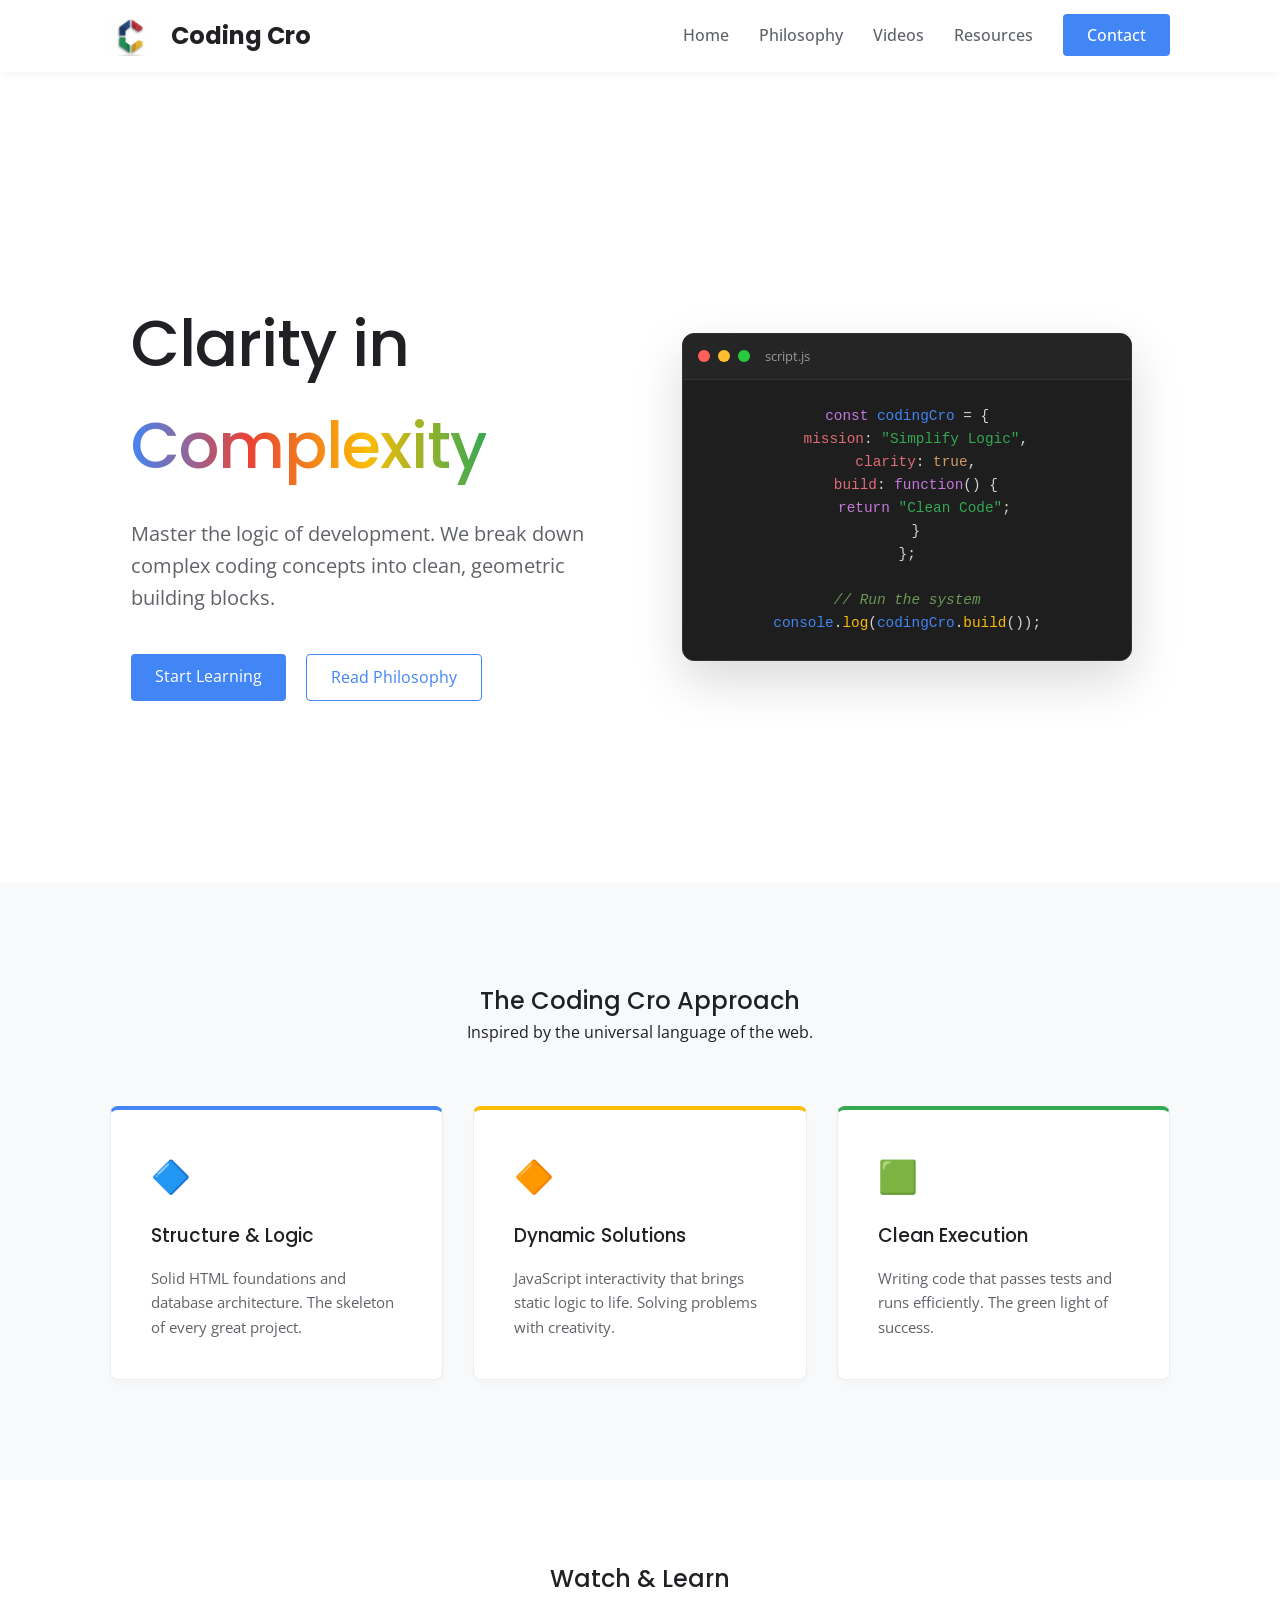
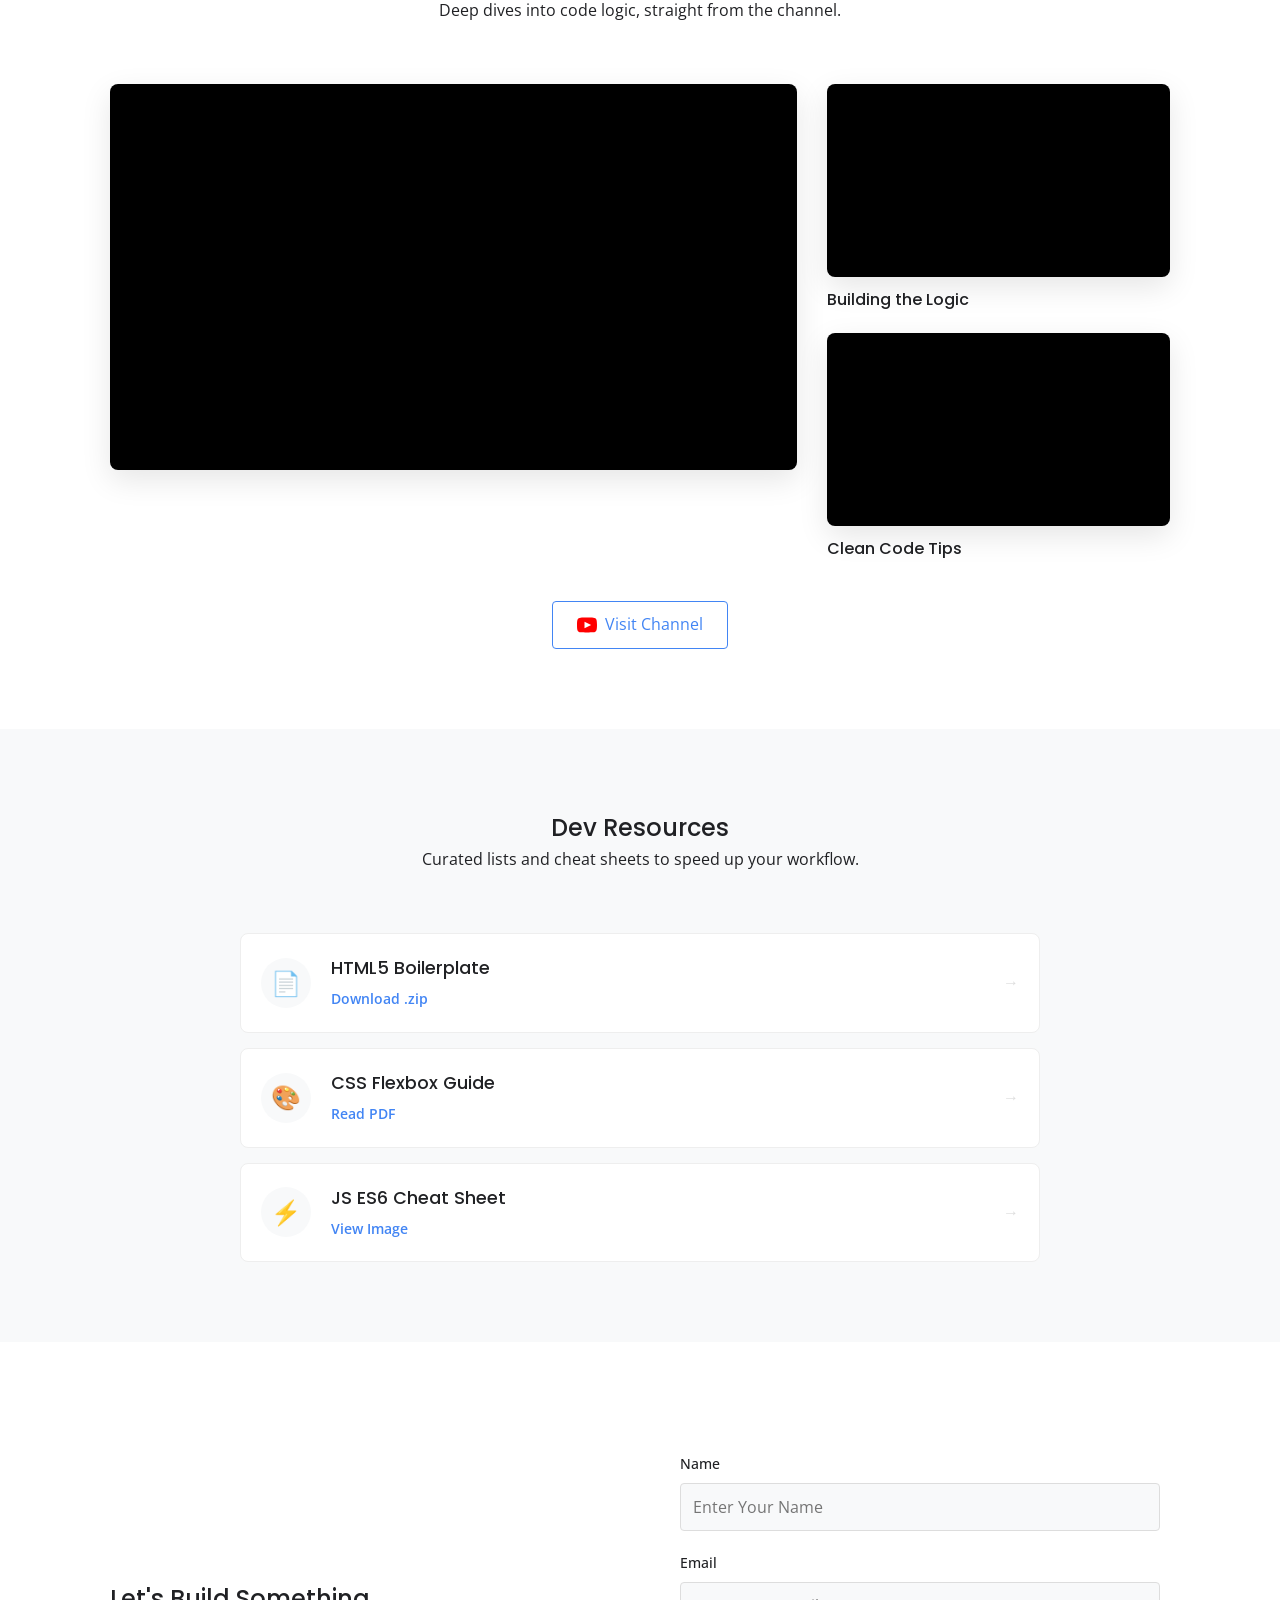
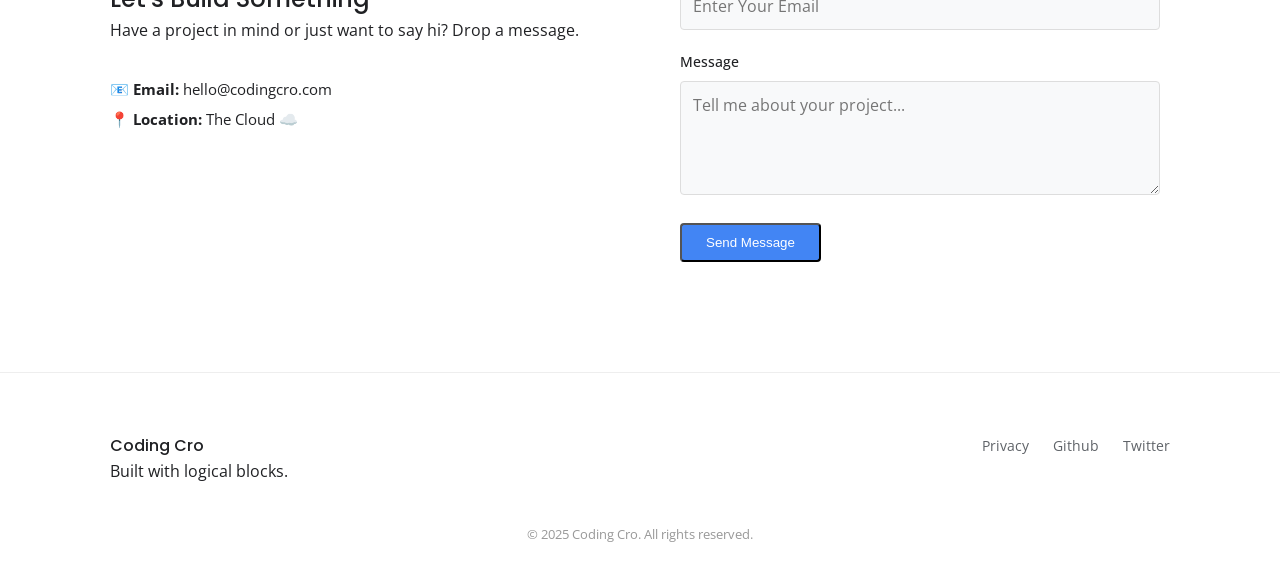
<file: index.html>
<!DOCTYPE html>
<html lang="en">
<head>
    <meta charset="UTF-8">
    <meta name="viewport" content="width=device-width, initial-scale=1.0">
    <meta name="description" content="Coding Cro - Clarity in Complexity. A resource for clean, logical code.">
    <title>Coding Cro | Clarity in Complexity</title>
    
    <link rel="preconnect" href="https://fonts.googleapis.com">
    <link rel="preconnect" href="https://fonts.gstatic.com" crossorigin>
    <link href="https://fonts.googleapis.com/css2?family=Open+Sans:wght@400;600&family=Poppins:wght@500;700&display=swap" rel="stylesheet">
     <link rel="icon" type="image/png" href="assets/logo.png">
    <link rel="stylesheet" href="styles.css">
</head>
<body>

    <nav class="navbar">
        <div class="container">
            <a href="#" class="logo">
                <img src="assets/logo.png" alt="Coding Cro Logo" class="logo-img">
                <span class="logo-text">Coding Cro</span>
            </a>
            
            <div class="hamburger">
                <span class="bar"></span>
                <span class="bar"></span>
                <span class="bar"></span>
            </div>

            <ul class="nav-links">
                <li><a href="#home">Home</a></li>
                <li><a href="#about">Philosophy</a></li>
                <li><a href="#videos">Videos</a></li>
                <li><a href="#resources">Resources</a></li>
                <li><a href="#contact" class="btn-primary">Contact</a></li>
            </ul>
        </div>
    </nav>
            

    <header id="home" class="hero">
    <div class="container hero-split">
        
        <div class="hero-text">
            <h1>Clarity in <span class="highlight-multi">Complexity</span></h1>
            <p class="hero-subtext">
                Master the logic of development. We break down complex coding concepts into clean, geometric building blocks.
            </p>
            <div class="cta-group">
                <a href="#resources" class="btn-primary">Start Learning</a>
                <a href="#about" class="btn-secondary">Read Philosophy</a>
            </div>
        </div>

        <div class="hero-visual">
            <div class="code-window">
                <div class="window-header">
                    <div class="dots">
                        <span class="dot dot-red"></span>
                        <span class="dot dot-yellow"></span>
                        <span class="dot dot-green"></span>
                    </div>
                    <span class="filename">script.js</span>
                </div>
                <div class="code-body">
<pre><code><span class="c-purple">const</span> <span class="c-blue">codingCro</span> = {
  <span class="c-attr">mission</span>: <span class="c-green">"Simplify Logic"</span>,
  <span class="c-attr">clarity</span>: <span class="c-orange">true</span>,
  <span class="c-attr">build</span>: <span class="c-purple">function</span>() {
    <span class="c-purple">return</span> <span class="c-green">"Clean Code"</span>;
  }
};

<span class="c-grey">// Run the system</span>
<span class="c-blue">console</span>.<span class="c-yellow">log</span>(<span class="c-blue">codingCro</span>.<span class="c-yellow">build</span>());</code></pre>
                </div>
            </div>
        </div>
        
    </div>
</header>

    <section id="about" class="features">
        <div class="container">
            <div class="section-header">
                <h2>The Coding Cro Approach</h2>
                <p>Inspired by the universal language of the web.</p>
            </div>
            
            <div class="grid-3">
                <div class="card card-blue">
                    <div class="icon-box">🔷</div>
                    <h3>Structure & Logic</h3>
                    <p>Solid HTML foundations and database architecture. The skeleton of every great project.</p>
                </div>

                <div class="card card-yellow">
                    <div class="icon-box">🔶</div>
                    <h3>Dynamic Solutions</h3>
                    <p>JavaScript interactivity that brings static logic to life. Solving problems with creativity.</p>
                </div>

                <div class="card card-green">
                    <div class="icon-box">🟩</div>
                    <h3>Clean Execution</h3>
                    <p>Writing code that passes tests and runs efficiently. The green light of success.</p>
                </div>
            </div>
        </div>
    </section>

    <section id="videos" class="videos-section">
        <div class="container">
            <div class="section-header">
                <h2>Watch & Learn</h2>
                <p>Deep dives into code logic, straight from the channel.</p>
            </div>
            
            <div class="video-grid">
                <div class="video-main">
                    <div class="video-wrapper">
                        <iframe width="560" height="315" src="https://www.youtube.com/embed/V4l9YQhOXN4?si=Ekh_M28cEgmoMze5"
                         title="YouTube video player" frameborder="0" allow="accelerometer; autoplay; clipboard-write; encrypted-media; gyroscope; picture-in-picture" allowfullscreen></iframe>
                    </div>
                </div>

                <div class="video-list">
                    <div class="video-card">
                        <div class="video-wrapper small">
                            <iframe src="https://www.youtube.com/embed/1ixu4GMyoec?si=3GCbq5NWDaZBZQtf" title="Tutorial 2" frameborder="0" allowfullscreen></iframe>
                        </div>
                        <h4>Building the Logic</h4>
                    </div>
                    <div class="video-card">
                        <div class="video-wrapper small">
                            <iframe src="https://www.youtube.com/embed/uOMHAuMZ7yU?si=RewfJ6kIM0pq-cRq" title="Tutorial 3" frameborder="0" allowfullscreen></iframe>
                        </div>
                        <h4>Clean Code Tips</h4>
                    </div>
                </div>
            </div>
            
            <div class="center-btn">
             <a href="https://www.youtube.com/@CodingCro" target="_blank" class="btn-secondary" style="display: inline-flex; align-items: center; gap: 8px;">
    <svg xmlns="http://www.w3.org/2000/svg" width="20" height="20" viewBox="0 0 24 24" fill="#FF0000">
        <path d="M19.615 3.184c-3.604-.246-11.631-.245-15.23 0-3.897.266-4.356 2.62-4.385 8.816.029 6.185.484 8.549 4.385 8.816 3.6.245 11.626.246 15.23 0 3.897-.266 4.356-2.62 4.385-8.816-.029-6.185-.484-8.549-4.385-8.816zm-10.615 12.816v-8l8 3.993-8 4.007z"/>
    </svg>
    Visit Channel
</a>
                
            </div>
        </div>
    </section>
    <section id="resources" class="resources-section">
        <div class="container">
            <div class="section-header">
                <h2>Dev Resources</h2>
                <p>Curated lists and cheat sheets to speed up your workflow.</p>
            </div>
            
            <div class="resource-list">
                <a href="#" class="resource-item">
                    <div class="res-icon">📄</div>
                    <div class="res-info">
                        <h3>HTML5 Boilerplate</h3>
                        <span>Download .zip</span>
                    </div>
                    <div class="res-arrow">→</div>
                </a>

                <a href="#" class="resource-item">
                    <div class="res-icon">🎨</div>
                    <div class="res-info">
                        <h3>CSS Flexbox Guide</h3>
                        <span>Read PDF</span>
                    </div>
                    <div class="res-arrow">→</div>
                </a>

                <a href="#" class="resource-item">
                    <div class="res-icon">⚡</div>
                    <div class="res-info">
                        <h3>JS ES6 Cheat Sheet</h3>
                        <span>View Image</span>
                    </div>
                    <div class="res-arrow">→</div>
                </a>
            </div>
        </div>
    </section>

    <section id="contact" class="contact-section">
        <div class="container">
            <div class="contact-wrapper">
                <div class="contact-text">
                    <h2>Let's Build Something</h2>
                    <p>Have a project in mind or just want to say hi? Drop a message.</p>
                    <div class="contact-details">
                        <p><strong>📧 Email:</strong> hello@codingcro.com</p>
                        <p><strong>📍 Location:</strong> The Cloud ☁️</p>
                    </div>
                </div>
                
                <form action="https://formsubmit.co/shishu2004kumar@gmail.com" method="POST" class="contact-form">
    
    <input type="hidden" name="_subject" value="New Message from Coding Cro Website!">
    
    <input type="hidden" name="_captcha" value="false">

    <div class="form-group">
        <label>Name</label>
        <input type="text" name="name" placeholder="Enter Your Name" required>
    </div>
    
    <div class="form-group">
        <label>Email</label>
        <input type="email" name="email" placeholder="Enter Your Email" required>
    </div>
    
    <div class="form-group">
        <label>Message</label>
        <textarea name="message" rows="4" placeholder="Tell me about your project..." required></textarea>
    </div>
    
    <button type="submit" class="btn-primary">Send Message</button>

    <input type="hidden" name="_next" value="https://yourusername.github.io/coding-cro-site/thankyou.html">
</form>
            </div>
        </div>
    </section>

    <footer>
        <div class="container footer-content">
            <div class="footer-brand">
                <h4>Coding Cro</h4>
                <p>Built with logical blocks.</p>
            </div>
            <div class="footer-links">
                <a href="#">Privacy</a>
                <a href="#">Github</a>
                <a href="#">Twitter</a>
            </div>
        </div>
        <div class="copyright">
            <p>&copy; 2025 Coding Cro. All rights reserved.</p>
        </div>
    </footer>


    <script src="scripts.js"></script>


</body>
</html>
</file>
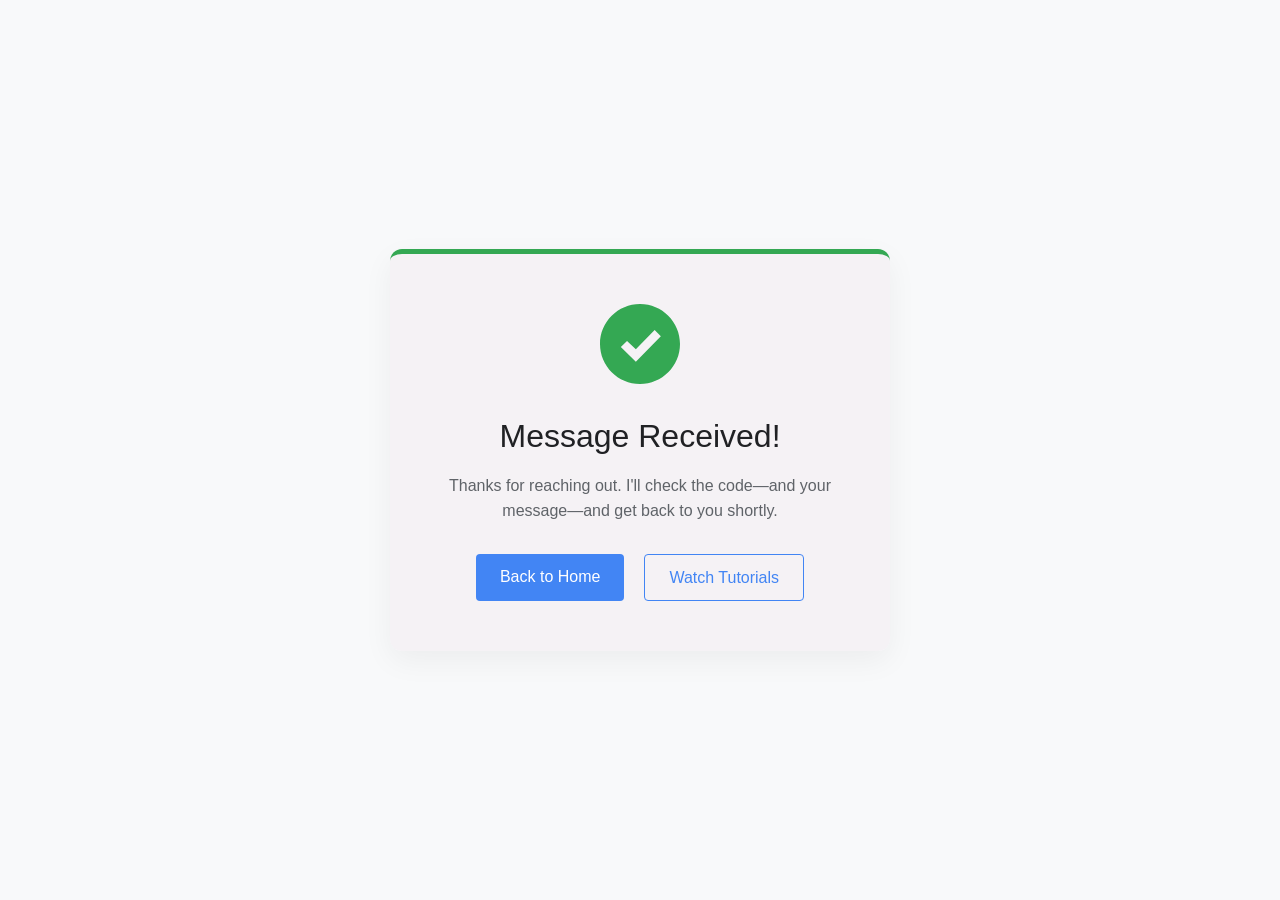
<file: thankyou.html>
<!DOCTYPE html>
<html lang="en">
<head>
    <meta charset="UTF-8">
    <meta name="viewport" content="width=device-width, initial-scale=1.0">
    <title>Message Sent | Coding Cro</title>
    <link rel="stylesheet" href="styles.css">
    <style>
        /* Simple centered layout just for this page */
        body {
            display: flex;
            align-items: center;
            justify-content: center;
            height: 100vh;
            text-align: center;
            background-color: var(--bg-light);
        }
        .success-card {
            background: rgba(243, 238, 243, 0.565);
            padding: 50px;
            border-radius: 12px;
            box-shadow: 0 10px 30px rgba(9, 0, 0, 0.05);
            max-width: 500px;
            width: 90%;
            border-top: 5px solid var(--color-green); /* Green for Success */
        }
        .success-icon {
            width: 80px;
            height: 80px;
            margin-bottom: 20px;
            fill: var(--color-green);
        }
        h1 {
            margin-bottom: 10px;
            color: var(--text-main);
        }
        p {
            color: var(--text-muted);
            margin-bottom: 30px;
        }
    </style>
</head>
<body>

    <div class="success-card">
        <svg class="success-icon" xmlns="http://www.w3.org/2000/svg" viewBox="0 0 24 24">
            <path d="M12 0c-6.627 0-12 5.373-12 12s5.373 12 12 12 12-5.373 12-12-5.373-12-12-12zm-1.25 17.292l-4.5-4.364 1.857-1.858 2.643 2.506 5.643-5.784 1.857 1.857-7.5 7.643z"/>
        </svg>

        <h1>Message Received!</h1>
        <p>Thanks for reaching out. I'll check the code—and your message—and get back to you shortly.</p>

        <div class="cta-group" style="justify-content: center;">
            <a href="index.html" class="btn-primary">Back to Home</a>
            <a href="https://www.youtube.com/@CodingCro" target="_blank" class="btn-secondary">Watch Tutorials</a>
        </div>
    </div>

</body>
</html>
</file>
<file: styles.css>
/* --- 1. DESIGN SYSTEM (Variables) --- */
:root {
    /* Google-Inspired Palette */
    --color-blue: #4285F4;
    --color-red: #EA4335;
    --color-yellow: #FBBC05;
    --color-green: #34A853;
    
    /* Neutral Tones (Light Mode Philosophy) */
    --bg-body: #FFFFFF;
    --bg-light: #F8F9FA; /* Very light grey for contrast sections */
    --text-main: #202124; /* Soft black, easier on eyes */
    --text-muted: #5F6368;
    
    /* Typography */
    --font-heading: 'Poppins', sans-serif; /* Geometric, modern */
    --font-body: 'Open Sans', sans-serif; /* Clean, readable */
    
    /* Spacing & Layout */
    --container-width: 1100px;
    --transition: all 0.3s ease;
}

/* --- 2. GLOBAL RESET --- */
* {
    margin: 0;
    padding: 0;
    box-sizing: border-box;
}

body {
    font-family: var(--font-body);
    background-color: var(--bg-body);
    color: var(--text-main);
    line-height: 1.6;
}

h1, h2, h3, h4 {
    font-family: var(--font-heading);
    color: var(--text-main);
    font-weight: 500;
}

a {
    text-decoration: none;
    color: inherit;
}

ul {
    list-style: none;
}

.container {
    max-width: var(--container-width);
    margin: 0 auto;
    padding: 0 20px;
}

/* --- 3. NAVBAR --- */
.navbar {
    background: var(--bg-body);
    padding: 1rem 0;
    position: sticky; /* Keeps nav visible when scrolling */
    top: 0;
    z-index: 1000;
    box-shadow: 0 2px 10px rgba(0,0,0,0.05); /* Subtle shadow */

    .logo-img {
    height: 40px; /* Keeps the logo neat and small */
    width: auto;   /* Maintains the aspect ratio */
    margin-right: 10px; /* Adds space between the icon and the text */
}
}

.navbar .container {
    display: flex;
    justify-content: space-between;
    align-items: center;
}

.logo {
    font-size: 1.5rem;
    font-weight: 700;
    font-family: var(--font-heading);
    display: flex;
    align-items: center;
    gap: 10px;
}

.highlight-blue { color: var(--color-blue); }

.nav-links {
    display: flex;
    gap: 30px;
    align-items: center;
}

.nav-links a {
    font-weight: 500;
    color: var(--text-muted);
    transition: var(--transition);
}

.nav-links a:hover {
    color: var(--color-blue);
}

/* --- 4. BUTTONS --- */
.btn-primary {
    background-color: var(--color-blue);
    color: white !important;
    padding: 10px 24px;
    border-radius: 4px;
    transition: var(--transition);
}

.btn-primary:hover {
    background-color: #3367d6; /* Slightly darker blue */
    transform: translateY(-2px);
    box-shadow: 0 4px 8px rgba(66, 133, 244, 0.3);
}

.btn-secondary {
    background-color: transparent;
    color: var(--color-blue);
    padding: 10px 24px;
    border: 1px solid var(--color-blue);
    border-radius: 4px;
    transition: var(--transition);
}

.btn-secondary:hover {
    background-color: rgba(66, 133, 244, 0.05);
}

/* --- 5. HERO SECTION --- */
.hero {
    height: 80vh; /* Takes up 80% of the screen height */
    display: flex;
    align-items: center;
    justify-content: center;
    text-align: center;
    background: var(--bg-body);
}

.hero h1 {
    font-size: 4rem;
    margin-bottom: 20px;
    letter-spacing: -1px;
}

/* Creates the multi-color text effect for "Complexity" */
.highlight-multi {
    background: linear-gradient(90deg, var(--color-blue), var(--color-red), var(--color-yellow), var(--color-green));
    -webkit-background-clip: text;
    -webkit-text-fill-color: transparent;
}

.hero-subtext {
    font-size: 1.25rem;
    color: var(--text-muted);
    max-width: 600px;
    margin: 0 auto 40px;
}

.cta-group {
    display: flex;
    gap: 20px;
    justify-content: center;
}

/* --- 6. FEATURES SECTION (The Cards) --- */
.features {
    padding: 100px 0;
    background-color: var(--bg-light); /* Light grey distinctive of Google styling */
}

.section-header {
    text-align: center;
    margin-bottom: 60px;
}

.grid-3 {
    display: grid;
    grid-template-columns: repeat(auto-fit, minmax(300px, 1fr));
    gap: 30px;
}

.card {
    background: white;
    padding: 40px;
    border-radius: 8px;
    box-shadow: 0 4px 6px rgba(0,0,0,0.02);
    border: 1px solid #eee;
    transition: var(--transition);
    border-top-width: 4px; /* The color strip on top */
    border-top-style: solid;
}

.card:hover {
    transform: translateY(-5px);
    box-shadow: 0 10px 20px rgba(0,0,0,0.05);
}

/* Card Specific Colors */
.card-blue { border-top-color: var(--color-blue); }
.card-yellow { border-top-color: var(--color-yellow); }
.card-green { border-top-color: var(--color-green); }

.icon-box {
    font-size: 2rem;
    margin-bottom: 20px;
}

.card h3 {
    margin-bottom: 15px;
}

.card p {
    color: var(--text-muted);
    font-size: 0.95rem;
}

/* --- 7. FOOTER --- */
footer {
    padding: 60px 0 20px;
    background: white;
    border-top: 1px solid #eee;
}

.footer-content {
    display: flex;
    justify-content: space-between;
    margin-bottom: 40px;
}

.footer-links a {
    margin-left: 20px;
    color: var(--text-muted);
    font-size: 0.9rem;
}

.copyright {
    text-align: center;
    font-size: 0.8rem;
    color: #999;
}
/* --- CODE SNIPPET SECTION --- */

/* 1. Layout Adjustments for Split Hero */
.hero {
    height: auto; /* Allow it to grow */
    min-height: 90vh;
    padding-top: 40px; /* Space for navbar */
}

.hero-split {
    display: flex;
    align-items: center;
    justify-content: space-between;
    gap: 50px;
}

.hero-text {
    flex: 1;
    text-align: left; /* Align text to left now */
}

.hero-visual {
    flex: 1;
    display: flex;
    justify-content: center;
}

.cta-group {
    justify-content: flex-start; /* Align buttons left */
}

/* 2. The Code Window Container */
.code-window {
    background-color: #1e1e1e; /* VS Code Dark Grey */
    width: 100%;
    max-width: 450px;
    border-radius: 12px;
    box-shadow: 0 20px 50px rgba(0,0,0,0.15); /* Deep shadow for pop */
    overflow: hidden;
    font-family: 'Fira Code', 'Consolas', monospace;
    border: 1px solid #333;
}

/* 3. Window Header (Mac Style) */
.window-header {
    background-color: #252526;
    padding: 12px 15px;
    display: flex;
    align-items: center;
    border-bottom: 1px solid #333;
}

.dots {
    display: flex;
    gap: 8px;
    margin-right: 15px;
}

.dot {
    width: 12px;
    height: 12px;
    border-radius: 50%;
}

.dot-red { background-color: #FF5F56; }
.dot-yellow { background-color: #FFBD2E; }
.dot-green { background-color: #27C93F; }

.filename {
    color: #999;
    font-size: 0.8rem;
    font-family: var(--font-body);
}

/* 4. The Code Text */
.code-body {
    padding: 25px;
    color: #d4d4d4;
    font-size: 0.9rem;
    line-height: 1.6;
}

/* 5. Syntax Highlighting (Brand Colors) */
.c-purple { color: #c678dd; } /* Keywords like const, return */
.c-blue { color: var(--color-blue); } /* Variables */
.c-green { color: var(--color-green); } /* Strings */
.c-yellow { color: var(--color-yellow); } /* Functions */
.c-orange { color: #d19a66; } /* Booleans */
.c-attr { color: #e06c75; } /* Object keys */
.c-grey { color: #6a9955; font-style: italic; } /* Comments */

/* Mobile Fix: Stack them on small screens */
@media (max-width: 900px) {
    .hero-split {
        flex-direction: column;
        text-align: center;
    }
    
    .hero-text {
        margin-bottom: 40px;
    }
    
    .cta-group {
        justify-content: center;
    }
}
/* --- VIDEO SECTION --- */
.videos-section {
    padding: 80px 0;
    background-color: white;
}

.video-grid {
    display: grid;
    grid-template-columns: 2fr 1fr; /* Main video is twice as wide as the list */
    gap: 30px;
    margin-bottom: 40px;
}

/* Makes the video responsive (always 16:9 ratio) */
.video-wrapper {
    position: relative;
    padding-bottom: 56.25%; /* 16:9 Aspect Ratio */
    height: 0;
    background: #000;
    border-radius: 8px;
    overflow: hidden;
    box-shadow: 0 10px 30px rgba(0,0,0,0.1);
}

.video-wrapper iframe {
    position: absolute;
    top: 0;
    left: 0;
    width: 100%;
    height: 100%;
}

.video-list {
    display: flex;
    flex-direction: column;
    gap: 20px;
}

.video-card h4 {
    margin-top: 10px;
    font-size: 1rem;
    font-weight: 500;
}

.center-btn {
    text-align: center;
    margin-top: 20px;
}

/* Mobile Fix for Videos */
@media (max-width: 900px) {
    .video-grid {
        grid-template-columns: 1fr; /* Stack them on top of each other */
    }
}

/* Mobile Responsiveness */
@media (max-width: 768px) {
    .hero h1 { font-size: 2.5rem; }
    .nav-links { display: none; } /* We will add a mobile menu later */
    .cta-group { flex-direction: column; }
}
/* --- RESOURCES SECTION --- */
.resources-section {
    padding: 80px 0;
    background-color: var(--bg-light);
}

.resource-list {
    max-width: 800px;
    margin: 0 auto;
    display: flex;
    flex-direction: column;
    gap: 15px;
}

.resource-item {
    display: flex;
    align-items: center;
    background: white;
    padding: 20px;
    border-radius: 8px;
    border: 1px solid #eee;
    transition: var(--transition);
}

.resource-item:hover {
    border-color: var(--color-blue);
    transform: translateX(5px);
    box-shadow: 0 4px 10px rgba(0,0,0,0.05);
}

.res-icon {
    font-size: 1.5rem;
    margin-right: 20px;
    background: var(--bg-light);
    width: 50px;
    height: 50px;
    display: flex;
    align-items: center;
    justify-content: center;
    border-radius: 50%;
}

.res-info h3 {
    font-size: 1.1rem;
    margin-bottom: 4px;
}

.res-info span {
    font-size: 0.85rem;
    color: var(--color-blue);
    font-weight: 600;
}

.res-arrow {
    margin-left: auto; /* Pushes arrow to the far right */
    font-weight: bold;
    color: #ddd;
}

/* --- CONTACT SECTION --- */
.contact-section {
    padding: 100px 0;
    background: white;
}

.contact-wrapper {
    display: grid;
    grid-template-columns: 1fr 1fr;
    gap: 60px;
    align-items: center;
}

.contact-details {
    margin-top: 30px;
    font-size: 0.95rem;
    line-height: 2;
}

.contact-form {
    background: white;
    padding: 10px;
}

.form-group {
    margin-bottom: 20px;
}

.form-group label {
    display: block;
    margin-bottom: 8px;
    font-weight: 500;
    font-size: 0.9rem;
}

.form-group input, 
.form-group textarea {
    width: 100%;
    padding: 12px;
    border: 1px solid #ddd;
    border-radius: 4px;
    font-family: var(--font-body);
    font-size: 1rem;
    transition: var(--transition);
    background: var(--bg-light);
}

.form-group input:focus, 
.form-group textarea:focus {
    outline: none;
    border-color: var(--color-blue);
    background: white;
}

/* Mobile Fix */
@media (max-width: 768px) {
    .contact-wrapper {
        grid-template-columns: 1fr;
    }
}
/* --- MOBILE MENU & HAMBURGER --- */

/* 1. The Hamburger Icon Styles */
.hamburger {
    display: none; /* Hidden on desktop */
    cursor: pointer;
}

.bar {
    display: block;
    width: 25px;
    height: 3px;
    margin: 5px auto;
    -webkit-transition: all 0.3s ease-in-out;
    transition: all 0.3s ease-in-out;
    background-color: var(--text-main);
    border-radius: 2px;
}

/* 2. Mobile Logic */
@media (max-width: 768px) {
    .hamburger {
        display: block; /* Show on mobile */
    }

    .hamburger.active .bar:nth-child(2) {
        opacity: 0; /* Middle bar disappears */
    }

    .hamburger.active .bar:nth-child(1) {
        transform: translateY(8px) rotate(45deg); /* Top bar rotates */
    }

    .hamburger.active .bar:nth-child(3) {
        transform: translateY(-8px) rotate(-45deg); /* Bottom bar rotates */
    }

    /* The Mobile Menu List */
    .nav-links {
        position: fixed;
        left: -100%; /* Hidden off-screen to the left */
        top: 70px; /* Below the navbar */
        gap: 0;
        flex-direction: column;
        background-color: white;
        width: 100%;
        text-align: center;
        transition: 0.3s;
        box-shadow: 0 10px 20px rgba(0,0,0,0.1);
        padding: 20px 0;
    }

    /* When JavaScript adds the 'active' class, slide it in */
    .nav-links.active {
        left: 0; 
    }

    .nav-links li {
        margin: 16px 0;
    }
}
</file>
